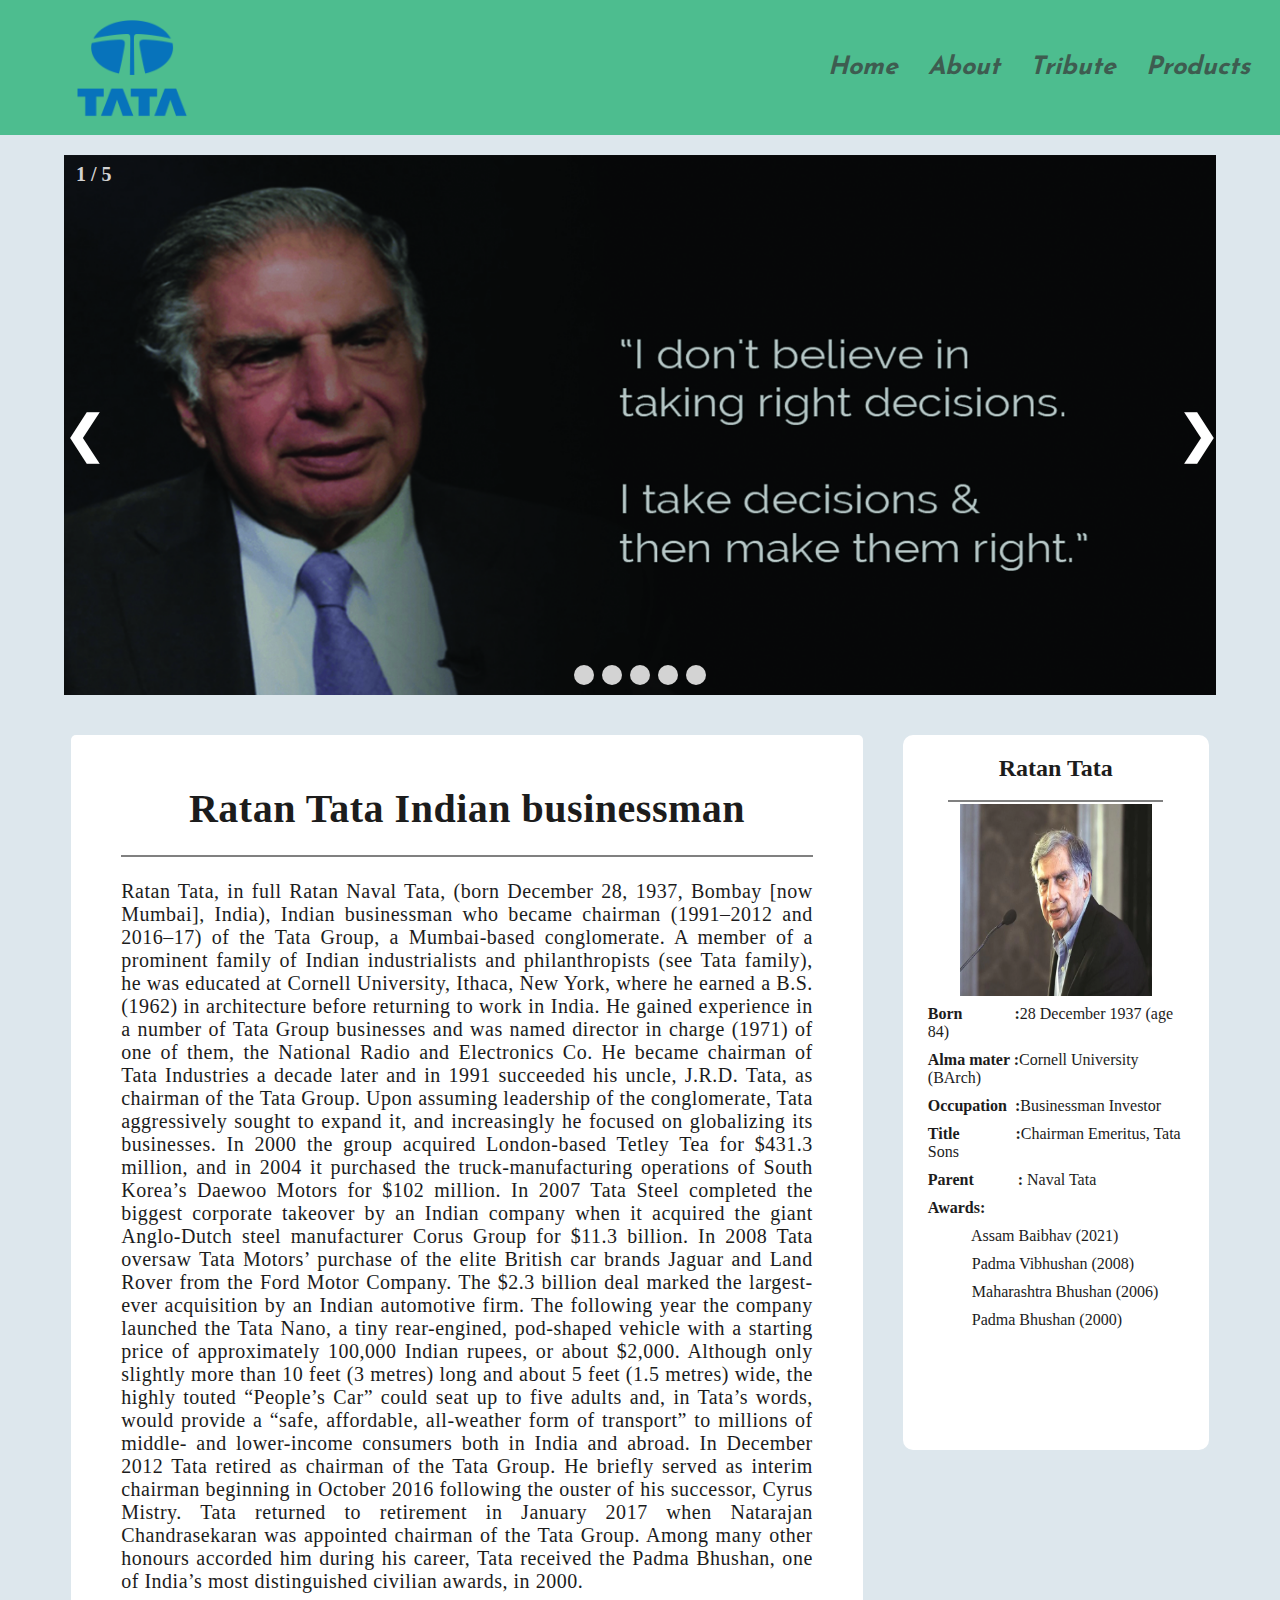
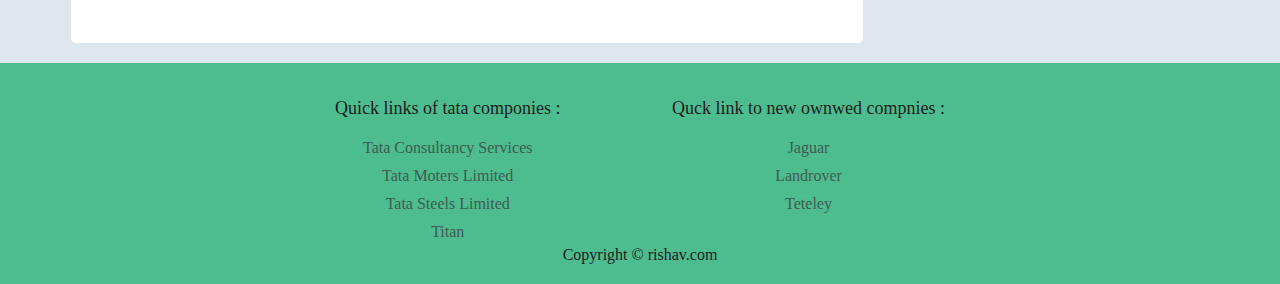
<file: index.html>
<!DOCTYPE html>
<html lang="en">
<head>
    <meta charset="UTF-8">
    <meta http-equiv="X-UA-Compatible" content="IE=edge">
    <meta name="viewport" content="width=device-width, initial-scale=1.0">
    <link rel="stylesheet" href="css/utiles.css">
    <link rel="stylesheet" href="css/styles.css">
    

    
    <title>Home</title>
</head>
<body>
    <header>
        <nav>
            <div class="logo flex-all-center"><img alt="logo" src="img/logo.png"></div>
            <ul>
                <li><a href="index.html">Home</a></li>
                <li><a href="about.html">About</a></li>
                <li><a href="tribute.html">Tribute</a></li>
                <li><a href="product.html">Products</a></li>
            </ul>
        </nav>
    </header>
    <main class="flex-all-center">
        <div class="slideshow-container">
            <!-- Full-width images with number and caption text -->
            <div class="Slides fade">
              <div class="numbertext">1 / 5</div>
              <img src="img/h1.jpg" style="width:100%" >
            </div>
          
            <div class="Slides fade">
              <div class="numbertext">2 / 5</div>
              <img src="img/h2.jpg" style="width:100%">
            </div>
          
            <div class="Slides fade">
              <div class="numbertext">3 / 5</div>
              <img src="img/h3.jpg" style="width:100%">
            </div>

            <div class="Slides fade">
                <div class="numbertext">4 / 5</div>
                <img src="img/h4.jpg" style="width:100%">
            </div>

            <div class="Slides fade">
                <div class="numbertext">5 / 5</div>
                <img src="img/h5.jpg" style="width:100%">
            </div>

            <!-- Next and previous buttons -->
            <a class="prev" onclick="plusSlides(-1)">&#10094;</a>
            <a class="next" onclick="plusSlides(1)">&#10095;</a>
          <!-- The dots/circles -->
            <div style="text-align:center">
                <span class="dot" onclick="currentSlide(1)"></span>
                <span class="dot" onclick="currentSlide(2)"></span>
                <span class="dot" onclick="currentSlide(3)"></span>
                <span class="dot" onclick="currentSlide(4)"></span>
                <span class="dot" onclick="currentSlide(5)"></span>
            </div>
        </div>
        <div class="data">
            <div class="detail">
                <h1>Ratan Tata Indian businessman</h1><br><hr color="gray" ><br>
                Ratan Tata, in full Ratan Naval Tata, (born December 28, 1937, Bombay [now Mumbai], India), Indian businessman who became chairman (1991–2012 and 2016–17) of the Tata Group, a Mumbai-based conglomerate.

                A member of a prominent family of Indian industrialists and philanthropists (see Tata family), he was educated at Cornell University, Ithaca, New York, where he earned a B.S. (1962) in architecture before returning to work in India. He gained experience in a number of Tata Group businesses and was named director in charge (1971) of one of them, the National Radio and Electronics Co. He became chairman of Tata Industries a decade later and in 1991 succeeded his uncle, J.R.D. Tata, as chairman of the Tata Group.

                Upon assuming leadership of the conglomerate, Tata aggressively sought to expand it, and increasingly he focused on globalizing its businesses. In 2000 the group acquired London-based Tetley Tea for $431.3 million, and in 2004 it purchased the truck-manufacturing operations of South Korea’s Daewoo Motors for $102 million. In 2007 Tata Steel completed the biggest corporate takeover by an Indian company when it acquired the giant Anglo-Dutch steel manufacturer Corus Group for $11.3 billion.

                In 2008 Tata oversaw Tata Motors’ purchase of the elite British car brands Jaguar and Land Rover from the Ford Motor Company. The $2.3 billion deal marked the largest-ever acquisition by an Indian automotive firm. The following year the company launched the Tata Nano, a tiny rear-engined, pod-shaped vehicle with a starting price of approximately 100,000 Indian rupees, or about $2,000. Although only slightly more than 10 feet (3 metres) long and about 5 feet (1.5 metres) wide, the highly touted “People’s Car” could seat up to five adults and, in Tata’s words, would provide a “safe, affordable, all-weather form of transport” to millions of middle- and lower-income consumers both in India and abroad. In December 2012 Tata retired as chairman of the Tata Group. He briefly served as interim chairman beginning in October 2016 following the ouster of his successor, Cyrus Mistry. Tata returned to retirement in January 2017 when Natarajan Chandrasekaran was appointed chairman of the Tata Group.

                Among many other honours accorded him during his career, Tata received the Padma Bhushan, one of India’s most distinguished civilian awards, in 2000.
            </div>
            <div class="list">
                <h2 class="text-center">Ratan Tata</h2><br><hr color="gray" width="80%"><hr color="white">
                <img src="img/pp.png" alt="image"><hr color="white"><hr color="white">
                <ul>
                    <li><span class="topic">Born &nbsp;&nbsp;&nbsp;&nbsp;&nbsp;&nbsp;&nbsp;&nbsp;&nbsp;&nbsp;&nbsp;   :</span><span class="input">28 December 1937 (age 84)</span></li>
                    <li><span class="topic">Alma mater   :</span><span class="input">Cornell University (BArch)</span></li>
                    <li><span class="topic">Occupation  &nbsp;:</span><span class="input">Businessman Investor</span></li>
                    <li><span class="topic">Title &nbsp;&nbsp;&nbsp;&nbsp;&nbsp;&nbsp;&nbsp;&nbsp;&nbsp;&nbsp;&nbsp;&nbsp;   :</span><span class="input">Chairman Emeritus, Tata Sons</span></li>
                    <li><span class="topic">Parent &nbsp;&nbsp;&nbsp;&nbsp;&nbsp;&nbsp;&nbsp;&nbsp;&nbsp;  :</span><span class="input">	Naval Tata</span></li>
                    <li class="topic">Awards:</li>
                    <li> &nbsp&nbsp&nbsp&nbsp&nbsp&nbsp&nbsp&nbsp&nbsp&nbsp Assam Baibhav (2021)</li>
                    <li> &nbsp&nbsp&nbsp&nbsp&nbsp&nbsp&nbsp&nbsp&nbsp&nbsp     Padma Vibhushan (2008)</li>
                    <li> &nbsp&nbsp&nbsp&nbsp&nbsp&nbsp&nbsp&nbsp&nbsp&nbsp     Maharashtra Bhushan (2006)</li>
                    <li> &nbsp&nbsp&nbsp&nbsp&nbsp&nbsp&nbsp&nbsp&nbsp&nbsp     Padma Bhushan (2000)</li>
                </ul>
            </div>
        </div>
    </main>
    <footer class="flex-all-center">
        <div class="hl">
        <div class="links">
            <p>Quick links of tata componies :</p>
            <ul>
                <li><a href="tcs.html">Tata Consultancy Services</a></li>
                <li><a href="tml.html">Tata Moters Limited</a></li>
                <li><a href="tsl.html">Tata Steels Limited</a></li>
                <li><a href="titan.html">Titan</a></li>

            </ul>
        </div>
        <div class="links">
            <p>Quck link to new ownwed compnies :</p>
            <ul>
                <li><a href="https://www.jaguar.in">Jaguar</a></li>
                <li><a href="https://www.landrover.in">Landrover</a></li>
                <li><a href="https://www.tetley.in">Teteley</a></li>

            </ul>
        </div>
        </div>
        <p>Copyright &copy; rishav.com</p>
    </footer>
    <script src="js/index.js"></script>
</body>
</html>
</file>
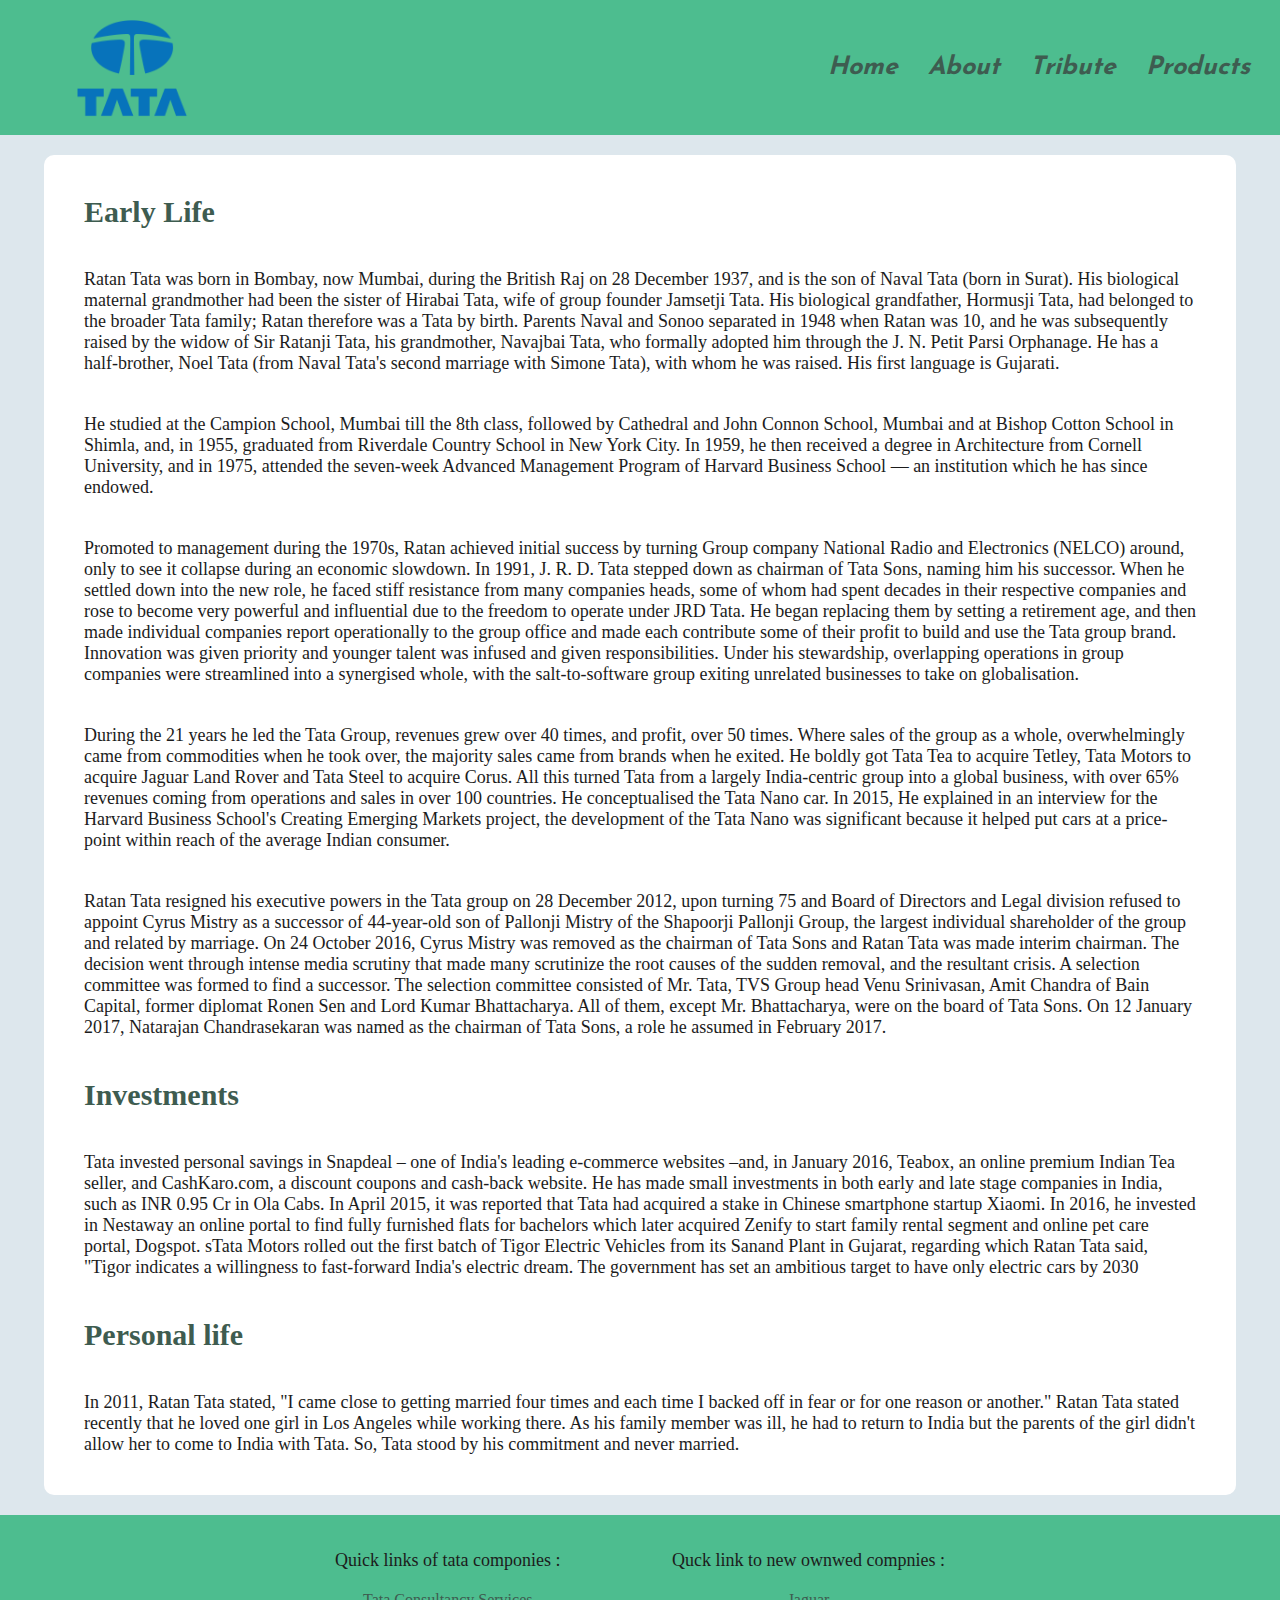
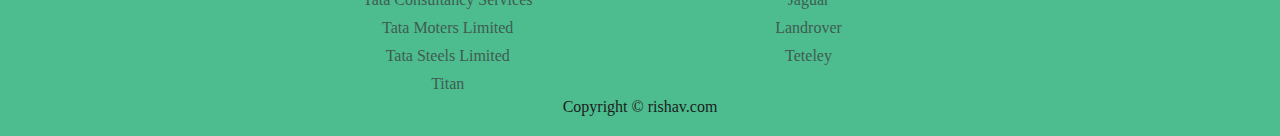
<file: about.html>
<!DOCTYPE html>
<html lang="en">
<head>
    <meta charset="UTF-8">
    <meta http-equiv="X-UA-Compatible" content="IE=edge">
    <meta name="viewport" content="width=device-width, initial-scale=1.0">
    <link rel="stylesheet" href="css/utiles.css">
    <link rel="stylesheet" href="css/styles.css">
    

    
    <title>Achivement</title>
</head>
<body>
    <header>
        <nav>
            <div class="logo flex-all-center"><img alt="logo" src="img/logo.png"></div>
            <ul>
                <li><a href="index.html">Home</a></li>
                <li><a href="about.html">About</a></li>
                <li><a href="tribute.html">Tribute</a></li>
                <li><a href="product.html">Products</a></li>
            </ul>
        </nav>

    </header>


    <main class="flex-all-center"> 
        <div class="data-3">
            <div class="heading">
                Early Life
            </div>
            <div class="content">
                Ratan Tata was born in Bombay, now Mumbai, during the British Raj on 28 December 1937, and is the son of Naval Tata (born in Surat). His biological maternal grandmother had been the sister of Hirabai Tata, wife of group founder Jamsetji Tata. His biological grandfather, Hormusji Tata, had belonged to the broader Tata family; Ratan therefore was a Tata by birth. Parents Naval and Sonoo separated in 1948 when Ratan was 10, and he was subsequently raised by the widow of Sir Ratanji Tata, his grandmother, Navajbai Tata, who formally adopted him through the J. N. Petit Parsi Orphanage. He has a half-brother, Noel Tata (from Naval Tata's second marriage with Simone Tata), with whom he was raised. His first language is Gujarati. 
            </div>
            <div class="content">
                He studied at the Campion School, Mumbai till the 8th class, followed by Cathedral and John Connon School, Mumbai and at Bishop Cotton School in Shimla, and, in 1955, graduated from Riverdale Country School in New York City. In 1959, he then received a degree in Architecture from Cornell University, and in 1975, attended the seven-week Advanced Management Program of Harvard Business School — an institution which he has since endowed. 
            </div>
            <div class="content">
                Promoted to management during the 1970s, Ratan achieved initial success by turning Group company National Radio and Electronics (NELCO) around, only to see it collapse during an economic slowdown. In 1991, J. R. D. Tata stepped down as chairman of Tata Sons, naming him his successor. When he settled down into the new role, he faced stiff resistance from many companies heads, some of whom had spent decades in their respective companies and rose to become very powerful and influential due to the freedom to operate under JRD Tata. He began replacing them by setting a retirement age, and then made individual companies report operationally to the group office and made each contribute some of their profit to build and use the Tata group brand. Innovation was given priority and younger talent was infused and given responsibilities. Under his stewardship, overlapping operations in group companies were streamlined into a synergised whole, with the salt-to-software group exiting unrelated businesses to take on globalisation.
            </div>
            <div class="content">
                During the 21 years he led the Tata Group, revenues grew over 40 times, and profit, over 50 times. Where sales of the group as a whole, overwhelmingly came from commodities when he took over, the majority sales came from brands when he exited. He boldly got Tata Tea to acquire Tetley, Tata Motors to acquire Jaguar Land Rover and Tata Steel to acquire Corus. All this turned Tata from a largely India-centric group into a global business, with over 65% revenues coming from operations and sales in over 100 countries. He conceptualised the Tata Nano car. In 2015, He explained in an interview for the Harvard Business School's Creating Emerging Markets project, the development of the Tata Nano was significant because it helped put cars at a price-point within reach of the average Indian consumer. 
            </div>
            <div class="content">
                Ratan Tata resigned his executive powers in the Tata group on 28 December 2012, upon turning 75 and Board of Directors and Legal division refused to appoint Cyrus Mistry as a successor of 44-year-old son of Pallonji Mistry of the Shapoorji Pallonji Group, the largest individual shareholder of the group and related by marriage. On 24 October 2016, Cyrus Mistry was removed as the chairman of Tata Sons and Ratan Tata was made interim chairman. The decision went through intense media scrutiny that made many scrutinize the root causes of the sudden removal, and the resultant crisis. A selection committee was formed to find a successor. The selection committee consisted of Mr. Tata, TVS Group head Venu Srinivasan, Amit Chandra of Bain Capital, former diplomat Ronen Sen and Lord Kumar Bhattacharya. All of them, except Mr. Bhattacharya, were on the board of Tata Sons. On 12 January 2017, Natarajan Chandrasekaran was named as the chairman of Tata Sons, a role he assumed in February 2017. 
            </div>
            <div class="heading">
                Investments
            </div>
            <div class="content">
                Tata invested personal savings in Snapdeal – one of India's leading e-commerce websites –and, in January 2016, Teabox, an online premium Indian Tea seller, and CashKaro.com, a discount coupons and cash-back website. He has made small investments in both early and late stage companies in India, such as INR 0.95 Cr in Ola Cabs. In April 2015, it was reported that Tata had acquired a stake in Chinese smartphone startup Xiaomi. In 2016, he invested in Nestaway an online portal to find fully furnished flats for bachelors which later acquired Zenify to start family rental segment and online pet care portal, Dogspot. sTata Motors rolled out the first batch of Tigor Electric Vehicles from its Sanand Plant in Gujarat, regarding which Ratan Tata said, "Tigor indicates a willingness to fast-forward India's electric dream. The government has set an ambitious target to have only electric cars by 2030
            </div>
            <div class="heading">
                Personal life
            </div>
            <div class="content">
                In 2011, Ratan Tata stated, "I came close to getting married four times and each time I backed off in fear or for one reason or another." Ratan Tata stated recently that he loved one girl in Los Angeles while working there. As his family member was ill, he had to return to India but the parents of the girl didn't allow her to come to India with Tata. So, Tata stood by his commitment and never married.
            </div>
        </div>
    </main>



    <footer class="flex-all-center">
        <div class="hl">
            <div class="links">
                <p>Quick links of tata componies :</p>
                <ul>
                    <li><a href="tcs.html">Tata Consultancy Services</a></li>
                    <li><a href="tml.html">Tata Moters Limited</a></li>
                    <li><a href="tsl.html">Tata Steels Limited</a></li>
                    <li><a href="titan.html">Titan</a></li>
    
                </ul>
            </div>
            <div class="links">
                <p>Quck link to new ownwed compnies :</p>
                <ul>
                    <li><a href="https://www.jaguar.in">Jaguar</a></li>
                    <li><a href="https://www.landrover.in">Landrover</a></li>
                    <li><a href="https://www.tetley.in">Teteley</a></li>
    
                </ul>
            </div>
        </div>
        <p>Copyright &copy; rishav.com</p>
    </footer>
    <script src="js/index.js"></script>
</body>
</html>
</file>
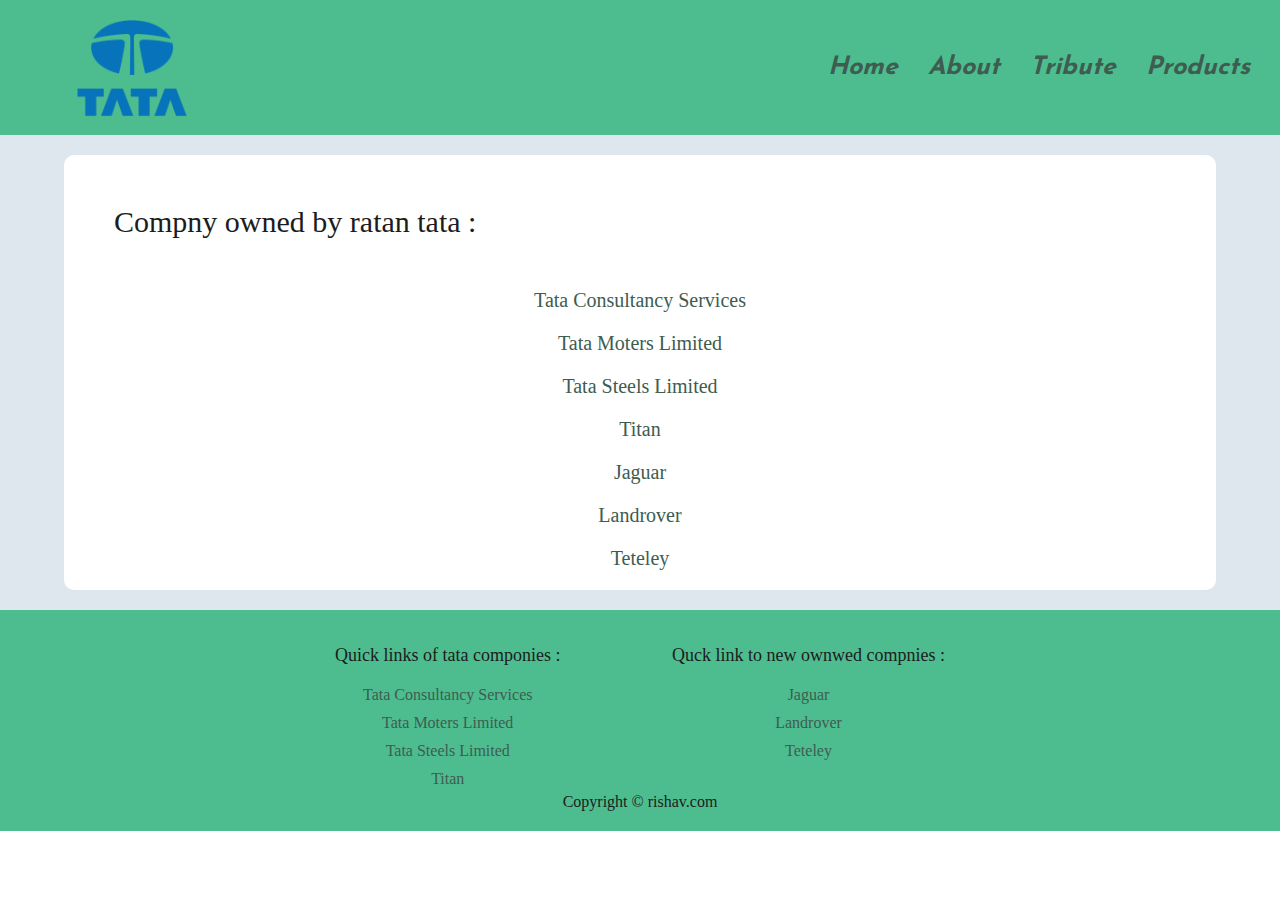
<file: product.html>
<!DOCTYPE html>
<html lang="en">
<head>
    <meta charset="UTF-8">
    <meta http-equiv="X-UA-Compatible" content="IE=edge">
    <meta name="viewport" content="width=device-width, initial-scale=1.0">
    <link rel="stylesheet" href="css/utiles.css">
    <link rel="stylesheet" href="css/styles.css">
    

    
    <title>Achivement</title>
</head>
<body>
    <header>
        <nav>
            <div class="logo flex-all-center"><img alt="logo" src="img/logo.png"></div>
            <ul>
                <li><a href="index.html">Home</a></li>
                <li><a href="about.html">About</a></li>
                <li><a href="tribute.html">Tribute</a></li>
                <li><a href="product.html">Products</a></li>
            </ul>
        </nav>

    </header>


    <main class="flex-all-center"> 
        <div class="product">
            <div class="title">Compny owned by ratan tata : </div>
            <ul>
                <li><a href="tcs.html">Tata Consultancy Services</a></li>
                <li><a href="tml.html">Tata Moters Limited</a></li>
                <li><a href="tsl.html">Tata Steels Limited</a></li>
                <li><a href="titan.html">Titan</a></li>
                <li><a href="https://www.jaguar.in">Jaguar</a></li>
                <li><a href="https://www.landrover.in">Landrover</a></li>
                <li><a href="https://www.tetley.in">Teteley</a></li>

            </ul>
        </div>
    </main>



    <footer class="flex-all-center">
        <div class="hl">
            <div class="links">
                <p>Quick links of tata componies :</p>
                <ul>
                    <li><a href="tcs.html">Tata Consultancy Services</a></li>
                    <li><a href="tml.html">Tata Moters Limited</a></li>
                    <li><a href="tsl.html">Tata Steels Limited</a></li>
                    <li><a href="titan.html">Titan</a></li>
                    
                </ul>
            </div>
            <div class="links">
                <p>Quck link to new ownwed compnies :</p>
                <ul>
                    <li><a href="https://www.jaguar.in">Jaguar</a></li>
                    <li><a href="https://www.landrover.in">Landrover</a></li>
                    <li><a href="https://www.tetley.in">Teteley</a></li>
    
                </ul>
            </div>
        </div>
        <p>Copyright &copy; rishav.com</p>
    </footer>
    <script src="js/index.js"></script>
</body>
</html>
</file>
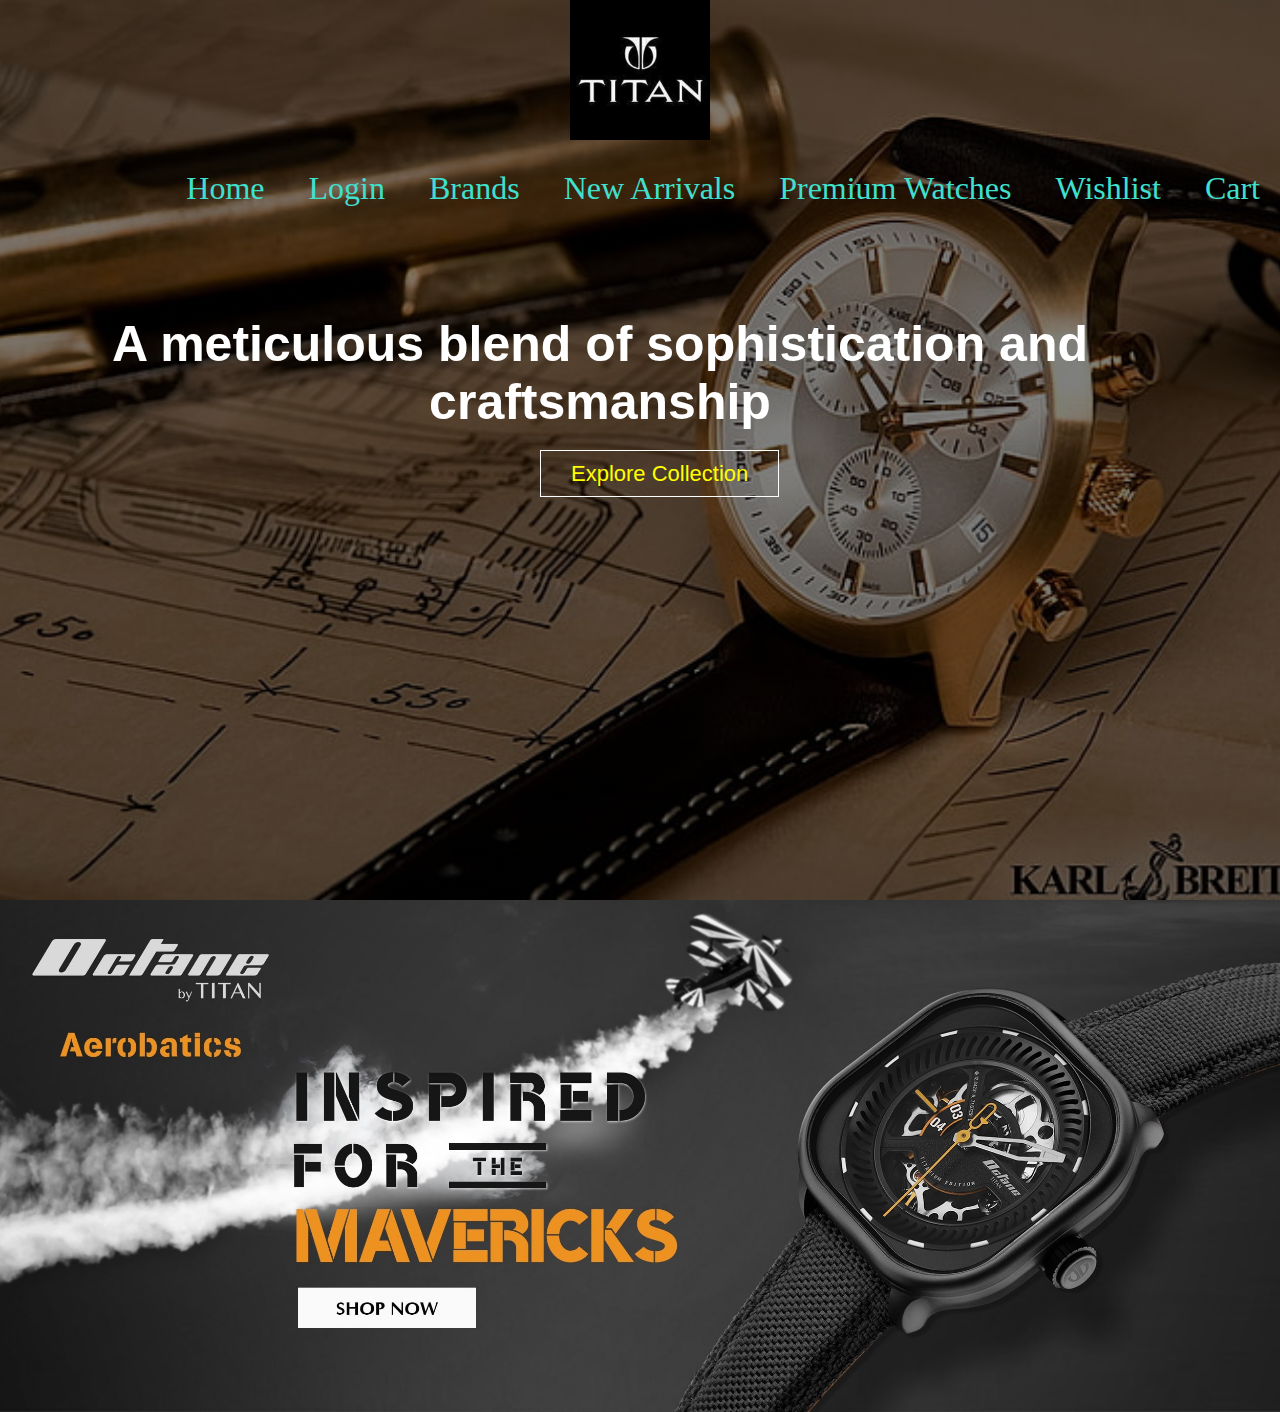
<file: titan.html>
<html>
<head>
<title>Website using HTML and CSS</title>
<link href="css/style3.css" rel="stylesheet" type="text/css">
</head>
<body>
<header>
<center><img src="img/tlogo.jpg" width=140px></center>
<div class="top">
<ul class="nav-menu">
<li class="homebtn"> <a href="">Home</a></li>
<li> <a href=""> Login</a></li>
<li> <a href="">Brands</a></li>
<li> <a href="">New Arrivals</a></li>
<li> <a href="">Premium Watches</a></li>
<li> <a href="">Wishlist</a></li>
<li> <a href=""> Cart</a></li>
</ul>
</div>
<div class="tagline">
<h1>A meticulous blend of sophistication and craftsmanship</h1>
<div class="tap">
<a href="" class="bttn" >Explore Collection</a>
</div>
</div>
</header>
<img src="img/t1.jpg" width=100%">
</body>
</html>
</file>
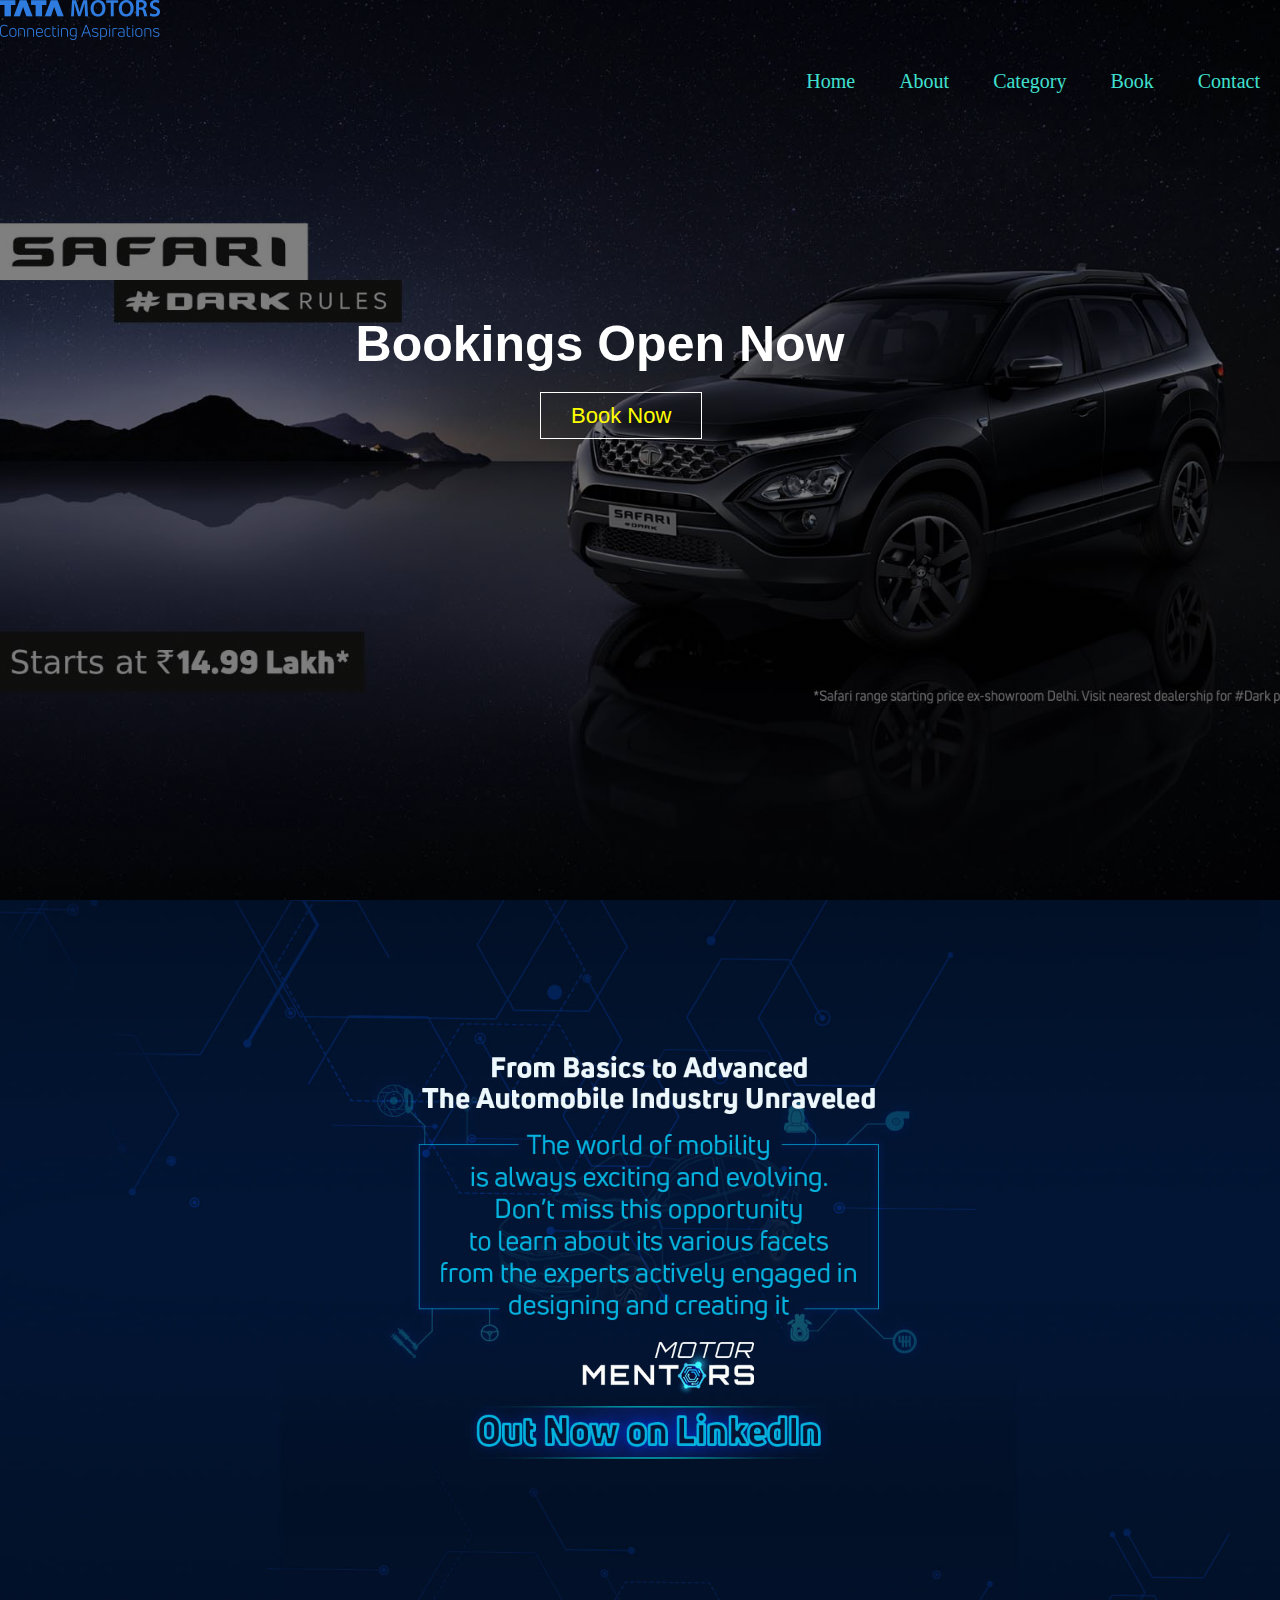
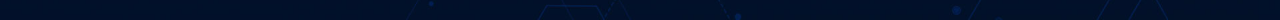
<file: tml.html>
<html>
<head>
<title>Website using HTML and CSS</title>
<link href="css/style.css" rel="stylesheet" type="text/css">
</head>
<body>
<header>
<img src="img/tm-logo.png">
<div class="top">
<ul class="nav-menu">
<li class="homebtn"> <a href="">Home</a></li>
<li> <a href=""> About</a></li>
<li> <a href="">Category</a></li>
<li> <a href="">Book</a></li>
<li> <a href=""> Contact</a></li>
</ul>
</div>
<div class="tagline">
<h1>Bookings Open Now</h1>
<div class="tap">
<a href="" class="bttn" >Book Now</a>
</div>
</div>
</header>
<img src="img/tm-1.jpg" width="100%">
</body>
</html>
</file>
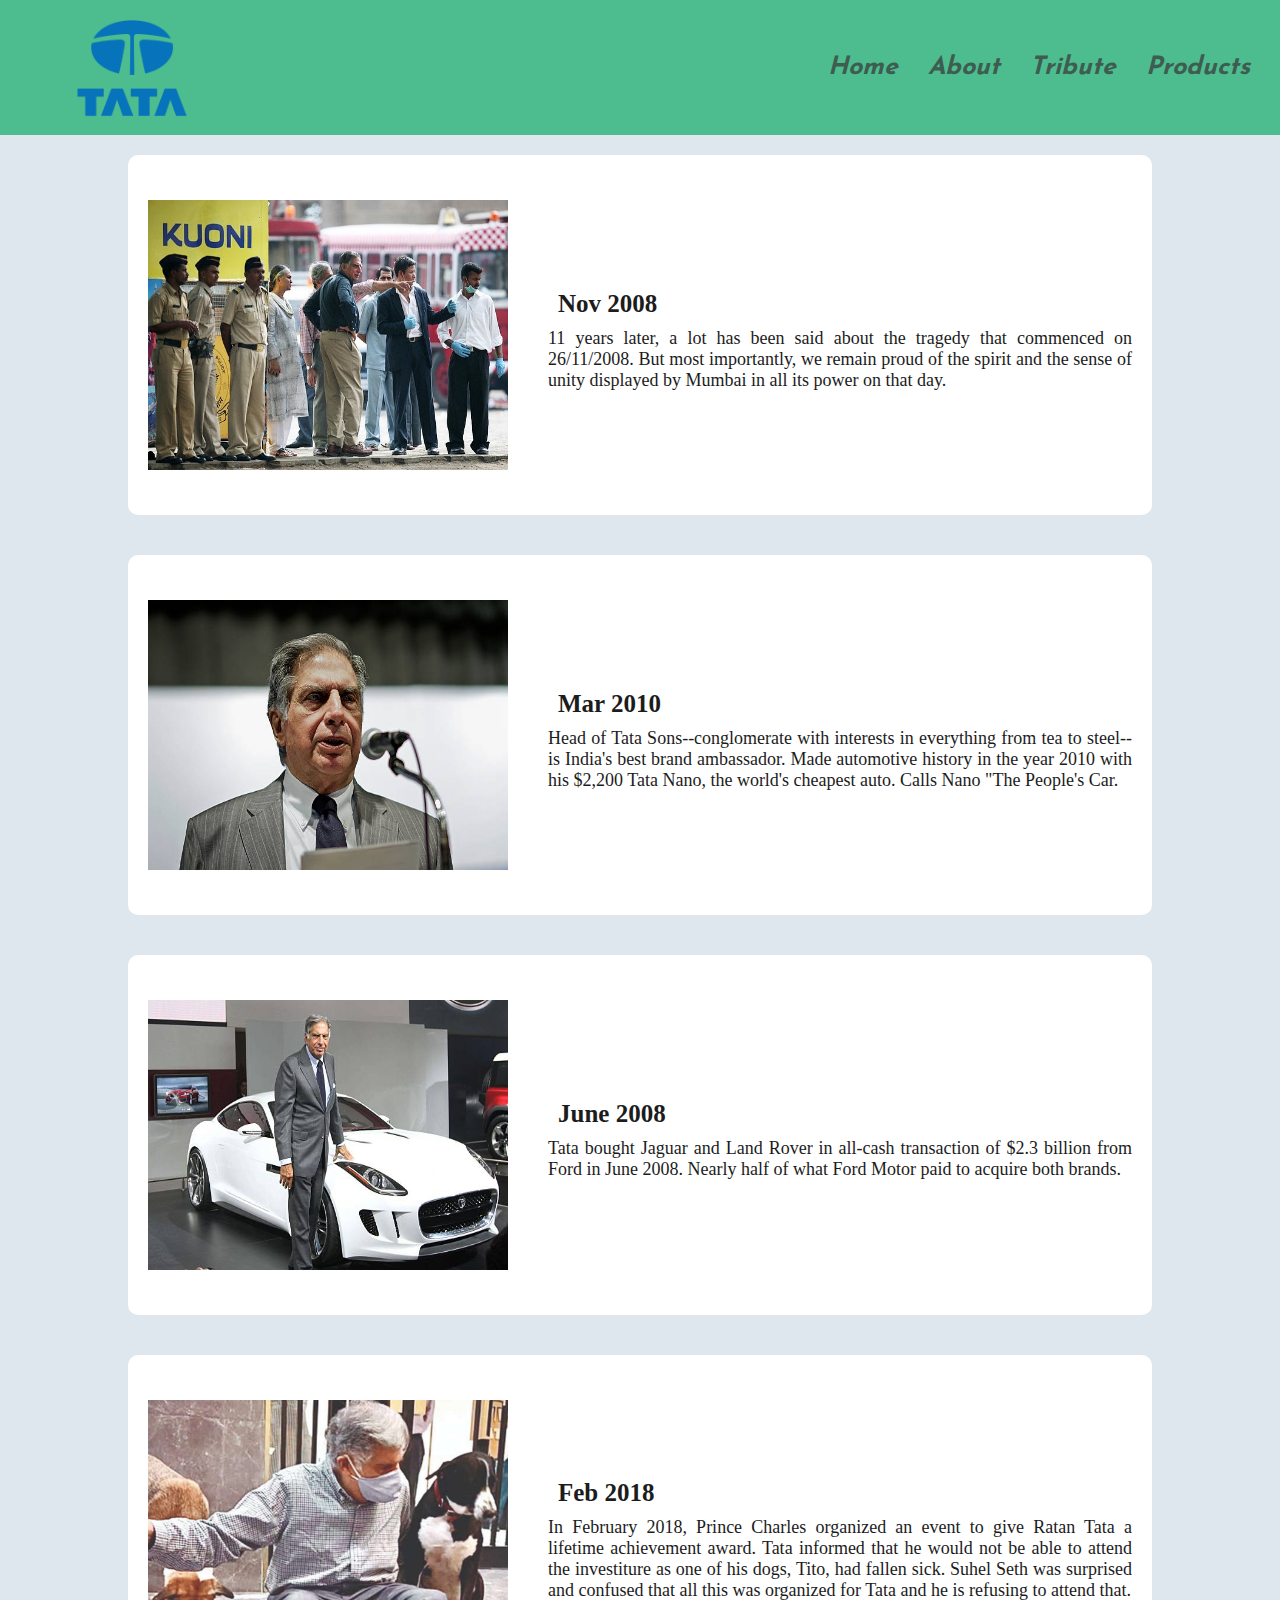
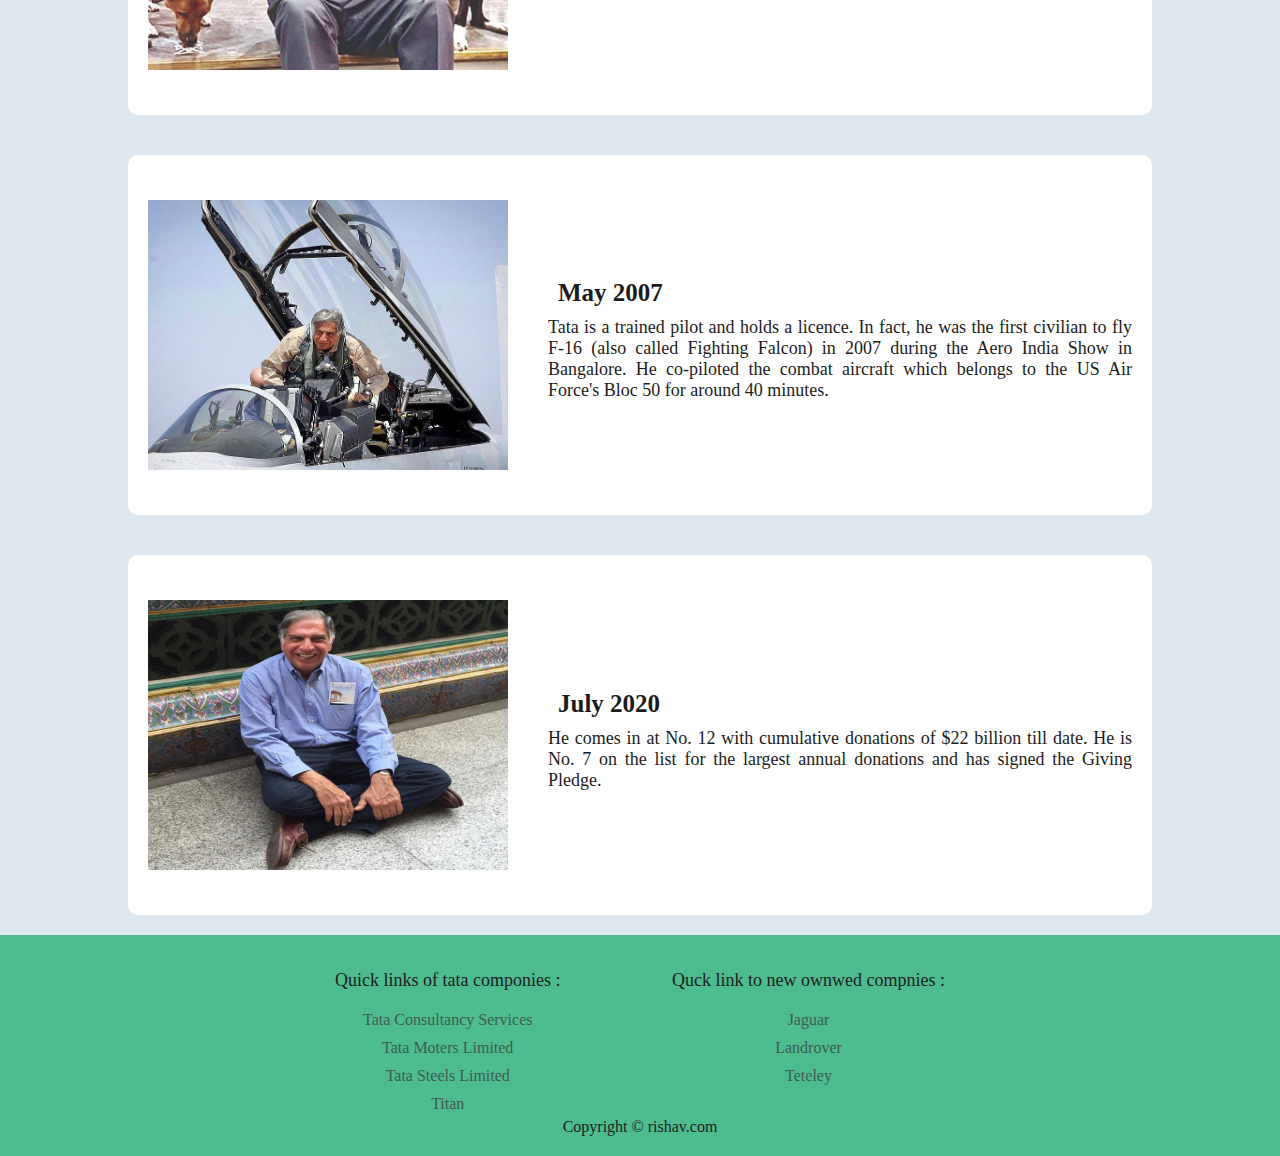
<file: tribute.html>
<!DOCTYPE html>
<html lang="en">
<head>
    <meta charset="UTF-8">
    <meta http-equiv="X-UA-Compatible" content="IE=edge">
    <meta name="viewport" content="width=device-width, initial-scale=1.0">
    <link rel="stylesheet" href="css/utiles.css">
    <link rel="stylesheet" href="css/styles.css">
    

    
    <title>Achivement</title>
</head>
<body>
    <header>
        <nav>
            <div class="logo flex-all-center"><img alt="logo" src="img/logo.png"></div>
            <ul>
                <li><a href="index.html">Home</a></li>
                <li><a href="about.html">About</a></li>
                <li><a href="tribute.html">Tribute</a></li>
                <li><a href="product.html">Products</a></li>
            </ul>
        </nav>

    </header>
    <main class="flex-all-center"> 
        <div class="tuple">
            <img src="img/a1.jpg" alt="">

            <div class="data-2">
                <p>Nov 2008</p>
                11 years later, a lot has been said about the tragedy that commenced on 26/11/2008.
                But most importantly, we remain proud of the spirit and the sense of unity displayed by Mumbai in all its power on that day.
            </div>
        </div>
        <div class="tuple">
            <img src="img/a2.jpg" alt="">
            <div class="data-2">
                <p>Mar 2010</p>
                Head of Tata Sons--conglomerate with interests in everything from tea to steel--is India's best brand ambassador. Made automotive history in the year 2010 with his $2,200 Tata Nano, the world's cheapest auto. Calls Nano "The People's Car.
            </div>
        </div>
        <div class="tuple">
            <img src="img/a3.jpg" alt="">
            <div class="data-2">
                <p>June 2008</p>
                Tata bought Jaguar and Land Rover in all-cash transaction of $2.3 billion from Ford in June 2008. Nearly half of what Ford Motor paid to acquire both brands.
            </div>
        </div>
        <div class="tuple">
            <img src="img/a4.jpg" alt="">
            <div class="data-2">
                <p>Feb 2018</p>
                In February 2018, Prince Charles organized an event to give Ratan Tata a lifetime achievement award. Tata informed that he would not be able to attend the investiture as one of his dogs, Tito, had fallen sick. Suhel Seth was surprised and confused that all this was organized for Tata and he is refusing to attend that.
            </div>
        </div>
        <div class="tuple">
            <img src="img/a5.jpg" alt="">
            <div class="data-2">
                <p>May 2007</p>
                Tata is a trained pilot and holds a licence. In fact, he was the first civilian to fly F-16 (also called Fighting Falcon) in 2007 during the Aero India Show in Bangalore. He co-piloted the combat aircraft which belongs to the US Air Force's Bloc 50 for around 40 minutes.
            </div>
        </div>
        <div class="tuple">
            <img src="img/a6.jpg" alt="">
            <div class="data-2">
                <p>July 2020</p>
                He comes in at No. 12 with cumulative donations of $22 billion till date. He is No. 7 on the list for the largest annual donations and has signed the Giving Pledge.
            </div>
        </div>
    </main>
    <footer class="flex-all-center">
        <div class="hl">
            <div class="links">
                <p>Quick links of tata componies :</p>
                <ul>
                    <li><a href="tcs.html">Tata Consultancy Services</a></li>
                    <li><a href="tml.html">Tata Moters Limited</a></li>
                    <li><a href="tsl.html">Tata Steels Limited</a></li>
                    <li><a href="titan.html">Titan</a></li>
    
                </ul>
            </div>
            <div class="links">
                <p>Quck link to new ownwed compnies :</p>
                <ul>
                    <li><a href="https://www.jaguar.in">Jaguar</a></li>
                    <li><a href="https://www.landrover.in">Landrover</a></li>
                    <li><a href="https://www.tetley.in">Teteley</a></li>
    
                </ul>
            </div>
        </div>
        <p>Copyright &copy; rishav.com</p>
    </footer>
    <script src="js/index.js"></script>
</body>
</html>
</file>
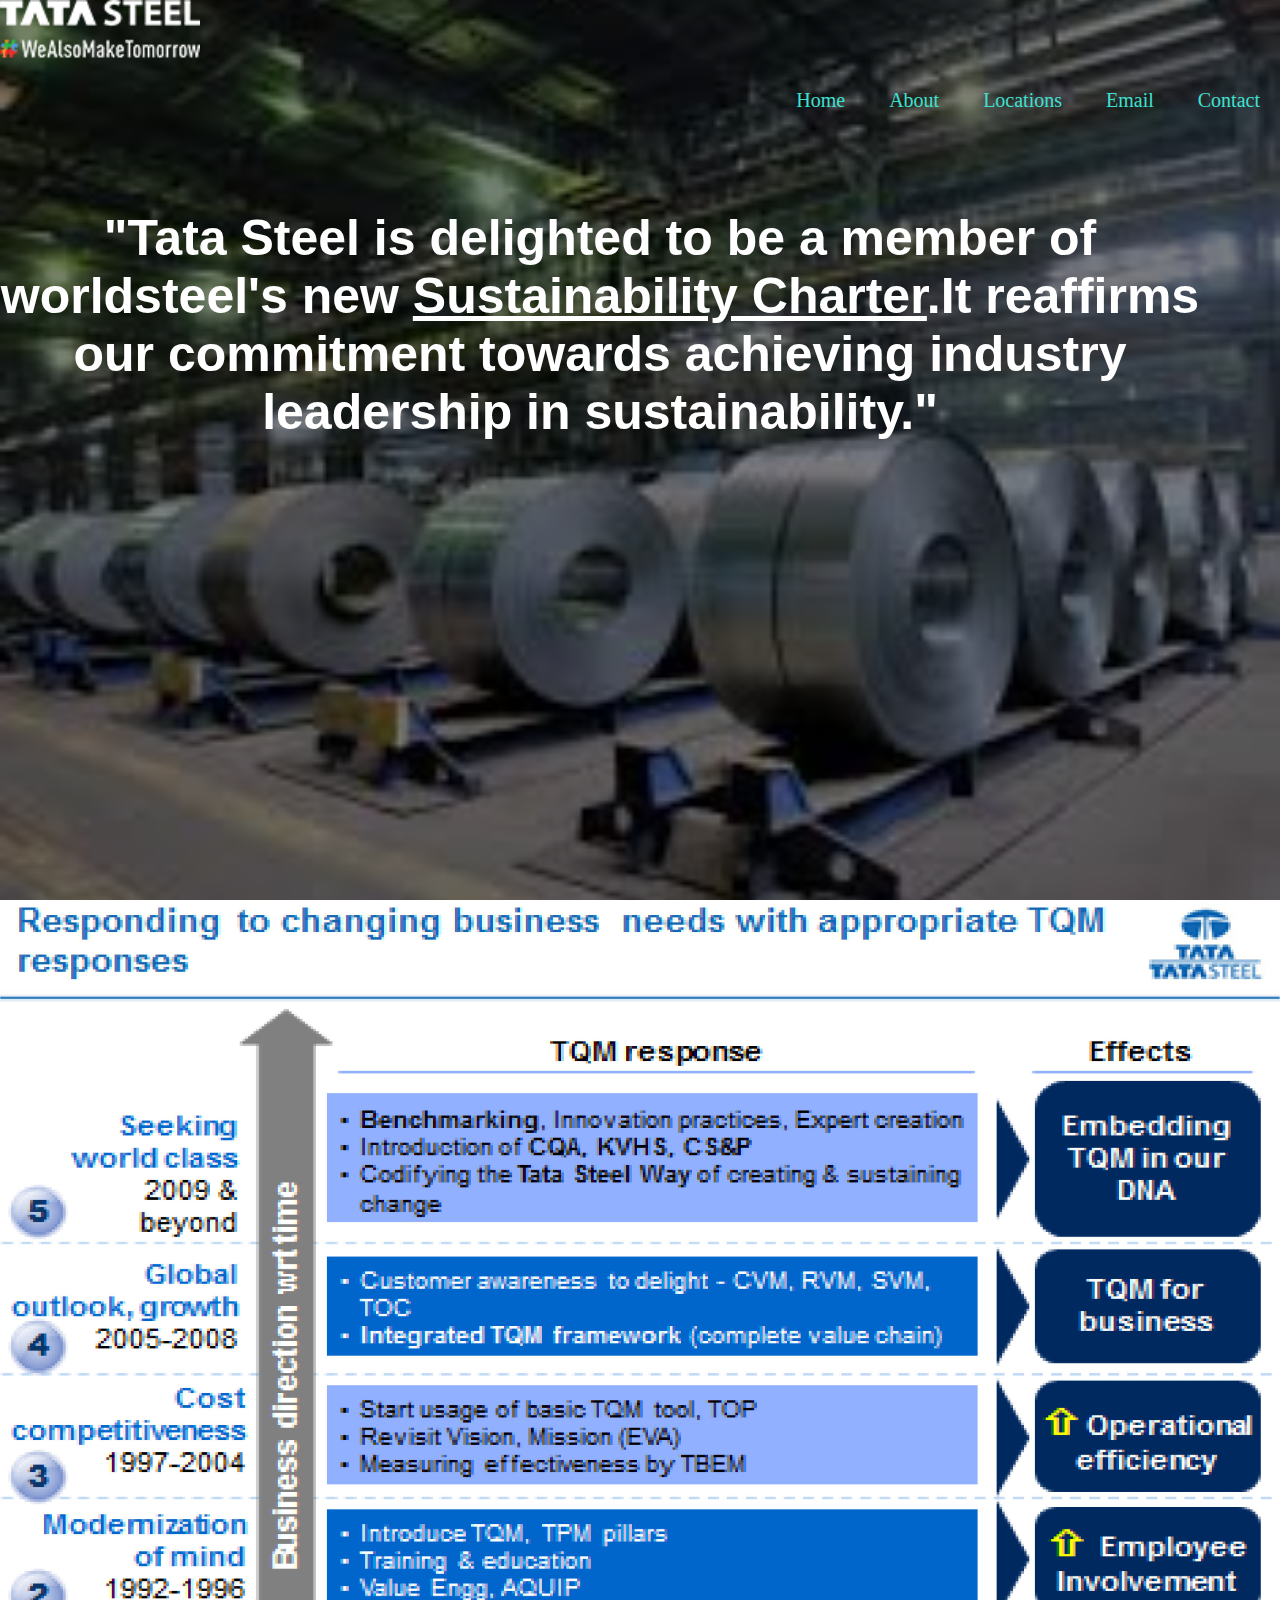
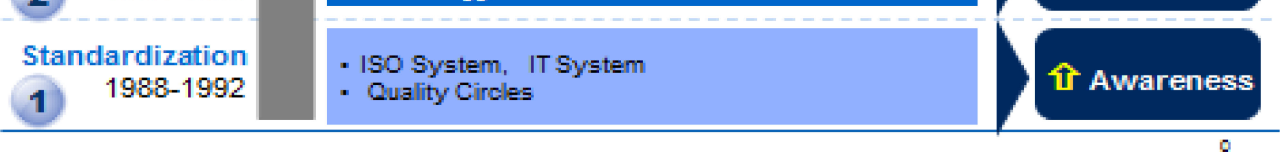
<file: tsl.html>
<html>
<head>
<title>Website using HTML and CSS</title>
<link href="css/style2.css" rel="stylesheet" type="text/css">
</head>
<body>
<header>
<img src="img/ts-logo.png" width=200px>
<div class="top">
<ul class="nav-menu">
<li class="homebtn"> <a href="">Home</a></li>
<li> <a href=""> About</a></li>
<li> <a href="">Locations</a></li>
<li> <a href="">Email</a></li>
<li> <a href=""> Contact</a></li>
</ul>
</div>
<div class="tagline">
<h1>"Tata Steel is delighted to be a member of worldsteel's new <u>Sustainability Charter</u>.It reaffirms our commitment towards achieving industry leadership in sustainability."</h1>
<div class="tap">
</div>
</div>
</header>
<img src="img/ts-1.jpg" width=100%">
</body>
</html>
</file>
<file: css/utiles.css>
.flex-all-center{
    display: flex;
    justify-content: center;
    align-items: center;
}
.text-center{
    text-align: center;
}
</file>
<file: css/styles.css>
@font-face {
    font-family: 'JosefinSans';
    src: url('/fonts/JosefinSans-VariableFont_wght.ttf');
}

:root {
    --main-bg-color: #4DBD8F;
    --main-text-color: #1C1C1C;
    --slider-text-color: lightgray;
    --link-color: #3E5C50;
    --page-bg-color: #DDE7ED  ;
    --data-bg :white;
    --h-hight: 15vh;
    --f-hight: 12vh;
}

* {
    margin: 0;
    padding: 0;

}
header {
    position: sticky;
    top: 0px;
    z-index: 4;
}

nav {
    display: flex;
    justify-content: flex-end;
    align-items: center;
    height: var(--h-hight);

    background-color: var(--main-bg-color);
    font-family: 'JosefinSans', serif;
    font-weight: 700;
    font-style: italic;
}

nav img {
    height: 14vh;
    position: absolute;
    left: 20px;
}

nav ul {
    display: flex;
    height: 50px;
    justify-content: flex-end;
    align-items: center;
}

nav ul li {
    font-size: 25px;
    list-style: none;
    padding-right: 30px;
}

nav ul li a {
    text-decoration: none;
    color: var(--link-color);
}

nav ul li a:hover {
    font-weight: bold;
    color:var(--slider-text-color);
    font-size: 30px;
}

main {
    display: flex;
    justify-content: center;
    align-items: center;
    flex-direction: column;
    background-color: var(--page-bg-color);
}

/* Slideshow container */
.slideshow-container {
    width: 90vw;
    height: 60vh;
    margin: 20px;
}

/* Hide the images by default */
.Slides {

    display: none;
    width: 100%;
    height: 100%;
    overflow: hidden;
}
.Slides img{
    min-width: 90vh;
    height: 100%;
}

/* Next & previous buttons */
.prev,
.next {
    position: absolute;
    cursor: pointer;
    top: 45%;
    width: auto;
    color: white;
    font-weight: bold;
    font-size: 50px;
    transition: 0.6s ease;
    border-radius: 0 3px 3px 0;
    user-select: none;
}

/* Position the "next button" to the right */
.next {
    left: 92vw;
    border-radius: 3px 0 0 3px;
}

/* On hover, add a black background color with a little bit see-through */
.prev:hover,
.next:hover {
    color: var(--slider-text-color);
}

/* Number text (1/5 etc) */
.numbertext {
    position: absolute;
    color: var(--slider-text-color);
    font-weight: bold;
    font-size: 20px;
    padding: 8px 12px;
}

/* The dots/bullets/indicators */
.dot {
    cursor: pointer;
    position: relative;
    bottom: 30px;
    height: 20px;
    width: 20px;
    margin: 0 2px;
    background-color: var(--slider-text-color);
    border-radius: 50%;
    display: inline-block;
    transition: background-color 0.6s ease;
}

.active,
.dot:hover {
    background-color: lightgray;
}

/* Fading animation */
.fade {
    animation-name: fade;
    animation-duration: 1.5s;
}

@keyframes fade {
    from {
        opacity: .4
    }

    to {
        opacity: 1
    }
}

.data {
    width: 92vw;
    display: flex;
    flex-direction: row;
}
.detail{
    background-color: var(--data-bg);
    color: var(--main-text-color);
    width: 65vw;
    margin: 20px;
    padding: 50px;
    font-family:Cambria, Cochin, Georgia, Times, 'Times New Roman', serif;
    font-size: 20px;
    font-weight: 10;
    text-align: justify;
    border-radius: 5px;
    letter-spacing: 0.032rem;
}
.detail h1{
    text-align: center;
}
.list{
    background-color: var(--data-bg);
    color: var(--main-text-color);
    position: sticky;
    top: calc(var(--h-hight) + 1vh);
    width: 25vw;
    height: 75vh;
    margin: 20px;
    padding: 20px;
    border-radius: 10px;
    display: flex;
    flex-direction: column;
    align-items: center;
    overflow: hidden;
    
}
.list img{
    width: 15vw;
    height: 15vw;
}
.list ul li{
    list-style : none;
    padding: 5px;
}
.topic{
    font-weight:bold;

}
footer {
    flex-direction: column;
    padding: 20px;
    background-color: var(--main-bg-color);
    color: var(--main-text-color);
    font-family: 'Playfair Display', serif;
}
.hl{
    display: flex;
    flex-direction: row;
    justify-content: space-between;
    width: 50vw;
}
.links p{
    font-size: 18px;
    margin: 15px;
}
.links ul li{
    list-style: none;
    padding: 5px;
    text-align: center;
}
.links ul li a{
    text-decoration: none;
    color: var(--link-color);
}
.links ul li a:hover{
    color: var(--slider-text-color);
    font-size: 1.2rem;
}
/*About page*/
.data-3{
    width: 90vw;
    background-color: var(--data-bg);
    margin: 20px;
    padding: 20px;
    border-radius: 10px;
}
.content{
    padding: 20px;
    color: var(--main-text-color);
    font-size: 18px;
}
.heading{
    padding: 20px;
    color: var(--main-text-color);
    font-size: 30px;
    font-weight: bold;
    color: var(--link-color);
}
/*page tributes*/

.tuple{
    display: flex;
    justify-content: center;
    align-items: center;
    flex-direction: row;
    background-color: var(--data-bg);

    width: 80vw;
    height: 40vh;
    border-radius: 10px;
    margin: 20px;
    overflow: hidden;
}
.tuple img{
    height: 30vh;
    min-width: 40vh;
    margin: 20px;
}
.data-2{
    display: flex;
    flex-direction: column;
    color: var(--main-text-color);
    margin: 20px;
    text-align: justify;
    font-size: 18px;
}
.data-2 p{
    text-align: left;
    font-weight:bolder;
    margin: 10px;
    font-size: 25px;
}
/*product page*/
.product{
    margin: 20px;
    width: 90vw;
    background-color: var(--data-bg);
    border-radius: 10px;
}
.title{
    color: var(--main-text-color);
    font-size: 30px;
    margin: 50px;
}
.product ul li{
    list-style: none;
    text-align: center;
    margin: 20px;
    font-size: 20px;
}
.product ul li a{
    color: var(--link-color);
    text-decoration: none;
}
.product ul li a:hover{
    color: var(--slider-text-color);
    font-size: 25px;
}
</file>
<file: css/style3.css>
*
{
    margin:0;
    padding:0;
}
header {
    background-image:linear-gradient(rgba(0,0,0,0.5),rgba(0,0,0,0.5)),url('/img/t2.jpg');
    height:100vh;
    background-size: cover;
    background-position:center;
}
.nav-menu {
    float: right;
    list-style:none;
    margin-top: 30px;
}
.nav-menu li{
    display: inline-block;
}
.nav-menu li a{
    color:turquoise;
    text-decoration:none;
    padding:5px 20px;
    font-family: "verdana","sans-serif";
    font-size:32px;
}
.homebtn a:hover{
    border:1px solid grey;
    background-color:white;
}
.nav-menu li a:hover{
    border:1px solid grey;
    background-color:white;
}
.tagline {
    position: absolute;
    width:1200px;
    margin-left:0;
    margin-top:0;
}
h1{
    color:white;
    font-size:50px;
    font-family: "Arial","Helvetica";
    text-align:center;
    margin-top:175px;
}
.tap{
    margin-top:30px;
    margin-left: 540px;
}
.bttn {
    border: 1px solid white;
    padding:10px 30px;
    color:yellow;
    font-family: " Arial","Helvetica";
    font-size: 22px;
    text-decoration:none;
}
.tap a:hover{
    background-color: teal;
}
</file>
<file: css/style.css>
*
{
    margin:0;
    padding:0;
}
header {
    background-image:linear-gradient(rgba(0,0,0,0.5),rgba(0,0,0,0.5)),url('/img/tm-2.jpg');
    height:100vh;
    background-size: cover;
    background-position:center;
}
.nav-menu {
    float: right;
    list-style:none;
    margin-top: 30px;
}
.nav-menu li{
    display: inline-block;
}
.nav-menu li a{
    color:turquoise;
    text-decoration:none;
    padding:5px 20px;
    font-family: "verdana","sans-serif";
    font-size:20px;
}
.homebtn a:hover{
    border:1px solid grey;
    background-color:white;
}
.nav-menu li a:hover{
    border:1px solid grey;
    background-color:white;
}
.tagline {
    position: absolute;
    width:1200px;
    margin-left:0;
    margin-top:0;
}
h1{
    color:white;
    font-size:50px;
    font-family: "Arial","Helvetica";
    text-align:center;
    margin-top:275px;
}
.tap{
    margin-top:30px;
    margin-left: 540px;
}
.bttn {
    border: 1px solid white;
    padding:10px 30px;
    color:yellow;
    font-family: " Arial","Helvetica";
    font-size: 22px;
    text-decoration:none;
}
.tap a:hover{
    background-color: teal;
}
</file>
<file: css/style2.css>
*
{
    margin:0;
    padding:0;
}
header {
    background-image:linear-gradient(rgba(0,0,0,0.5),rgba(0,0,0,0.5)),url('/img/ts-2.jfif');
    height:100vh;
    background-size: cover;
    background-position:center;
}
.nav-menu {
    float: right;
    list-style:none;
    margin-top: 30px;
}
.nav-menu li{
    display: inline-block;
}
.nav-menu li a{
    color:turquoise;
    text-decoration:none;
    padding:5px 20px;
    font-family: "verdana","sans-serif";
    font-size:20px;
}
.homebtn a:hover{
    border:1px solid grey;
    background-color:white;
}
.nav-menu li a:hover{
    border:1px solid grey;
    background-color:white;
}
.tagline {
    position: absolute;
    width:1200px;
    margin-left:0;
    margin-top:0;
}
h1{
    color:white;
    font-size:50px;
    font-family: "Arial","Helvetica";
    text-align:center;
    margin-top:150px;
}
</file>
